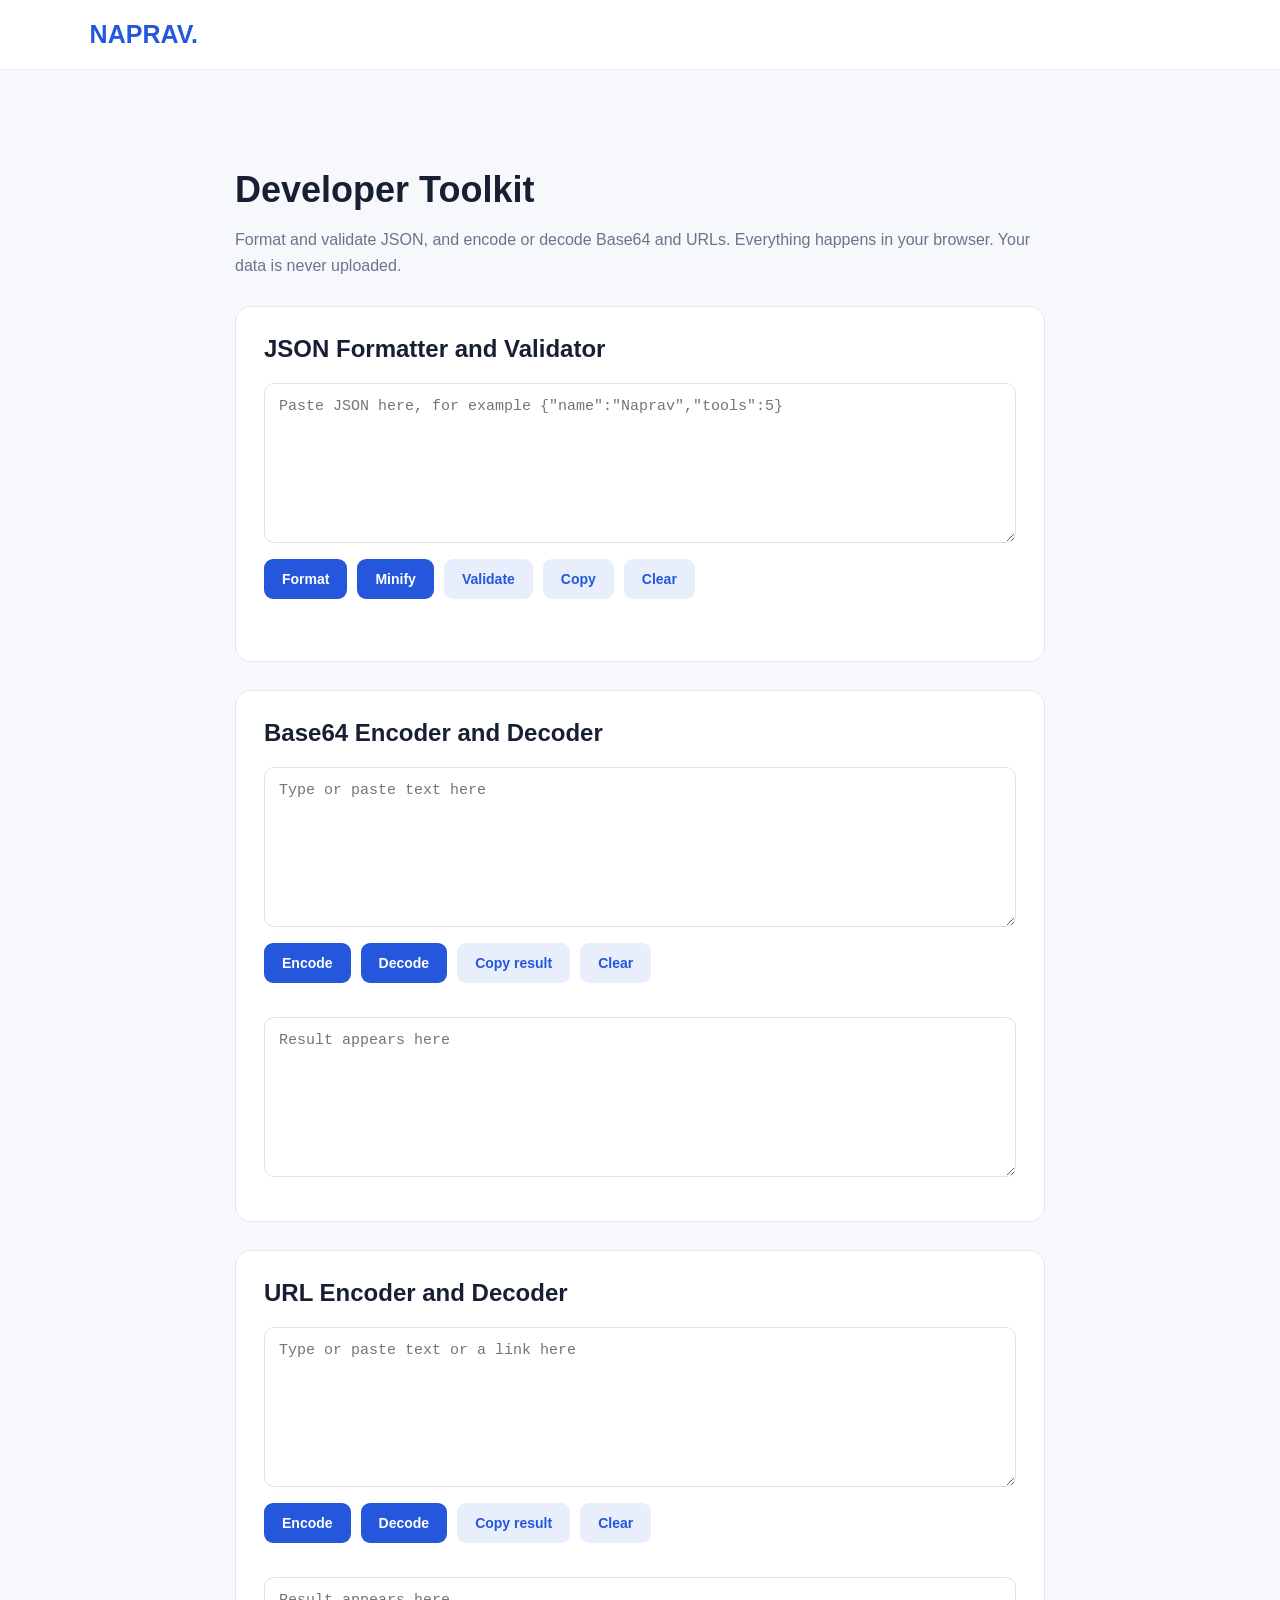
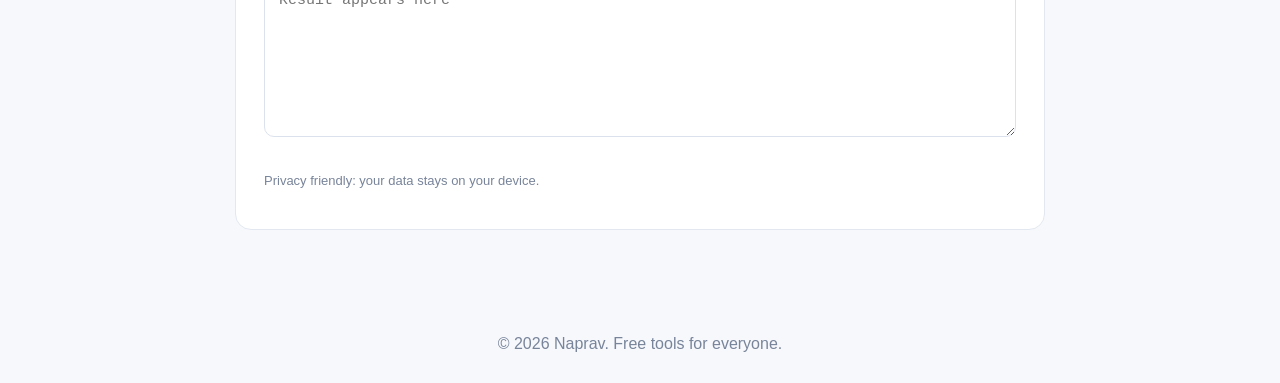
<file: public/tools/developer-toolkit/index.html>
<!DOCTYPE html>
<html lang="en">
<head>
<meta charset="UTF-8">
<meta name="viewport" content="width=device-width, initial-scale=1.0">
<meta name="description" content="Free JSON formatter and validator, Base64 encoder and decoder, and URL encoder and decoder. Fast and private, all in your browser.">
<title>Free Developer Toolkit - Naprav</title>
<style>
* { box-sizing: border-box; }
body {
  margin: 0;
  font-family: Arial, sans-serif;
  background: #f6f8fc;
  color: #172033;
}
header {
  background: white;
  padding: 20px 7%;
  border-bottom: 1px solid #e7eaf0;
}
.logo {
  color: #2457db;
  font-size: 25px;
  font-weight: 800;
  text-decoration: none;
}
main {
  max-width: 850px;
  margin: 55px auto;
  padding: 20px;
}
h1 { font-size: 36px; margin-bottom: 10px; }
h2 { margin-top: 0; }
.subtitle { color: #69758b; line-height: 1.6; }
.panel {
  background: white;
  border: 1px solid #e3e8f0;
  border-radius: 16px;
  padding: 28px;
  margin-top: 28px;
}
textarea {
  width: 100%;
  min-height: 160px;
  padding: 14px;
  font-size: 15px;
  font-family: Consolas, Monaco, monospace;
  border: 1px solid #dce2ed;
  border-radius: 10px;
  resize: vertical;
  margin-bottom: 12px;
}
.buttons {
  display: flex;
  flex-wrap: wrap;
  gap: 10px;
}
button {
  border: 0;
  background: #2457db;
  color: white;
  padding: 12px 18px;
  border-radius: 9px;
  font-size: 14px;
  font-weight: bold;
  cursor: pointer;
}
button.secondary { background: #e8eefc; color: #2457db; }
.msg { margin-top: 14px; line-height: 1.6; color: #14804a; min-height: 20px; }
.msg.error { color: #b42318; }
.note {
  color: #78849a;
  font-size: 13px;
  margin-top: 20px;
}
footer {
  text-align: center;
  padding: 30px;
  color: #78849a;
}
@media(max-width:600px) {
  h1 { font-size: 29px; }
  .panel { padding: 18px; }
}
</style>
</head>
<body>
<header>
  <a class="logo" href="/">NAPRAV.</a>
</header>

<main>
  <h1>Developer Toolkit</h1>
  <p class="subtitle">
    Format and validate JSON, and encode or decode Base64 and URLs.
    Everything happens in your browser. Your data is never uploaded.
  </p>

  <section class="panel">
    <h2>JSON Formatter and Validator</h2>
    <textarea id="jsonIn" placeholder='Paste JSON here, for example {"name":"Naprav","tools":5}'></textarea>
    <div class="buttons">
      <button id="jsonFormat">Format</button>
      <button id="jsonMinify">Minify</button>
      <button id="jsonValidate" class="secondary">Validate</button>
      <button id="jsonCopy" class="secondary">Copy</button>
      <button id="jsonClear" class="secondary">Clear</button>
    </div>
    <div class="msg" id="jsonMsg" aria-live="polite"></div>
  </section>

  <section class="panel">
    <h2>Base64 Encoder and Decoder</h2>
    <textarea id="b64In" placeholder="Type or paste text here"></textarea>
    <div class="buttons">
      <button id="b64Encode">Encode</button>
      <button id="b64Decode">Decode</button>
      <button id="b64Copy" class="secondary">Copy result</button>
      <button id="b64Clear" class="secondary">Clear</button>
    </div>
    <div class="msg" id="b64Msg" aria-live="polite"></div>
    <textarea id="b64Out" placeholder="Result appears here" readonly></textarea>
  </section>

  <section class="panel">
    <h2>URL Encoder and Decoder</h2>
    <textarea id="urlIn" placeholder="Type or paste text or a link here"></textarea>
    <div class="buttons">
      <button id="urlEncode">Encode</button>
      <button id="urlDecode">Decode</button>
      <button id="urlCopy" class="secondary">Copy result</button>
      <button id="urlClear" class="secondary">Clear</button>
    </div>
    <div class="msg" id="urlMsg" aria-live="polite"></div>
    <textarea id="urlOut" placeholder="Result appears here" readonly></textarea>
    <p class="note">Privacy friendly: your data stays on your device.</p>
  </section>
</main>

<footer>© 2026 Naprav. Free tools for everyone.</footer>
<script>
function copyText(value, msgEl) {
  if (!value) {
    msgEl.className = "msg error";
    msgEl.textContent = "Nothing to copy yet.";
    return;
  }
  navigator.clipboard.writeText(value).then(() => {
    msgEl.className = "msg";
    msgEl.textContent = "Copied!";
  }).catch(() => {
    msgEl.className = "msg error";
    msgEl.textContent = "Could not copy. Please select the text and copy it manually.";
  });
}

/* ---------- JSON ---------- */
const jsonIn = document.getElementById("jsonIn");
const jsonMsg = document.getElementById("jsonMsg");

function parseJSON() {
  const text = jsonIn.value.trim();
  if (!text) {
    jsonMsg.className = "msg error";
    jsonMsg.textContent = "Please paste some JSON first.";
    return null;
  }
  try {
    return JSON.parse(text);
  } catch (e) {
    jsonMsg.className = "msg error";
    jsonMsg.textContent = "Invalid JSON: " + e.message;
    return null;
  }
}

document.getElementById("jsonFormat").onclick = () => {
  const data = parseJSON();
  if (data === null && jsonIn.value.trim() !== "null") return;
  jsonIn.value = JSON.stringify(data, null, 2);
  jsonMsg.className = "msg";
  jsonMsg.textContent = "Valid JSON. Formatted.";
};

document.getElementById("jsonMinify").onclick = () => {
  const data = parseJSON();
  if (data === null && jsonIn.value.trim() !== "null") return;
  jsonIn.value = JSON.stringify(data);
  jsonMsg.className = "msg";
  jsonMsg.textContent = "Valid JSON. Minified.";
};

document.getElementById("jsonValidate").onclick = () => {
  const data = parseJSON();
  if (data === null && jsonIn.value.trim() !== "null") return;
  jsonMsg.className = "msg";
  jsonMsg.textContent = "Valid JSON.";
};

document.getElementById("jsonCopy").onclick = () => copyText(jsonIn.value, jsonMsg);

document.getElementById("jsonClear").onclick = () => {
  jsonIn.value = "";
  jsonMsg.textContent = "";
  jsonIn.focus();
};

/* ---------- BASE64 ---------- */
const b64In = document.getElementById("b64In");
const b64Out = document.getElementById("b64Out");
const b64Msg = document.getElementById("b64Msg");

document.getElementById("b64Encode").onclick = () => {
  if (!b64In.value) {
    b64Msg.className = "msg error";
    b64Msg.textContent = "Please enter some text first.";
    return;
  }
  try {
    const bytes = new TextEncoder().encode(b64In.value);
    let binary = "";
    bytes.forEach(b => binary += String.fromCharCode(b));
    b64Out.value = btoa(binary);
    b64Msg.className = "msg";
    b64Msg.textContent = "Encoded.";
  } catch (e) {
    b64Msg.className = "msg error";
    b64Msg.textContent = "Could not encode this text.";
  }
};

document.getElementById("b64Decode").onclick = () => {
  const value = b64In.value.trim();
  if (!value) {
    b64Msg.className = "msg error";
    b64Msg.textContent = "Please enter some Base64 text first.";
    return;
  }
  try {
    const binary = atob(value);
    const bytes = Uint8Array.from(binary, c => c.charCodeAt(0));
    b64Out.value = new TextDecoder("utf-8", { fatal: true }).decode(bytes);
    b64Msg.className = "msg";
    b64Msg.textContent = "Decoded.";
  } catch (e) {
    b64Msg.className = "msg error";
    b64Msg.textContent = "That is not valid Base64 text.";
  }
};

document.getElementById("b64Copy").onclick = () => copyText(b64Out.value, b64Msg);

document.getElementById("b64Clear").onclick = () => {
  b64In.value = "";
  b64Out.value = "";
  b64Msg.textContent = "";
  b64In.focus();
};

/* ---------- URL ---------- */
const urlIn = document.getElementById("urlIn");
const urlOut = document.getElementById("urlOut");
const urlMsg = document.getElementById("urlMsg");

document.getElementById("urlEncode").onclick = () => {
  if (!urlIn.value) {
    urlMsg.className = "msg error";
    urlMsg.textContent = "Please enter some text first.";
    return;
  }
  urlOut.value = encodeURIComponent(urlIn.value);
  urlMsg.className = "msg";
  urlMsg.textContent = "Encoded.";
};

document.getElementById("urlDecode").onclick = () => {
  if (!urlIn.value) {
    urlMsg.className = "msg error";
    urlMsg.textContent = "Please enter some text first.";
    return;
  }
  try {
    urlOut.value = decodeURIComponent(urlIn.value.replace(/\+/g, " "));
    urlMsg.className = "msg";
    urlMsg.textContent = "Decoded.";
  } catch (e) {
    urlMsg.className = "msg error";
    urlMsg.textContent = "That text is not valid URL encoding.";
  }
};

document.getElementById("urlCopy").onclick = () => copyText(urlOut.value, urlMsg);

document.getElementById("urlClear").onclick = () => {
  urlIn.value = "";
  urlOut.value = "";
  urlMsg.textContent = "";
  urlIn.focus();
};
</script>
</body>
</html>
</file>
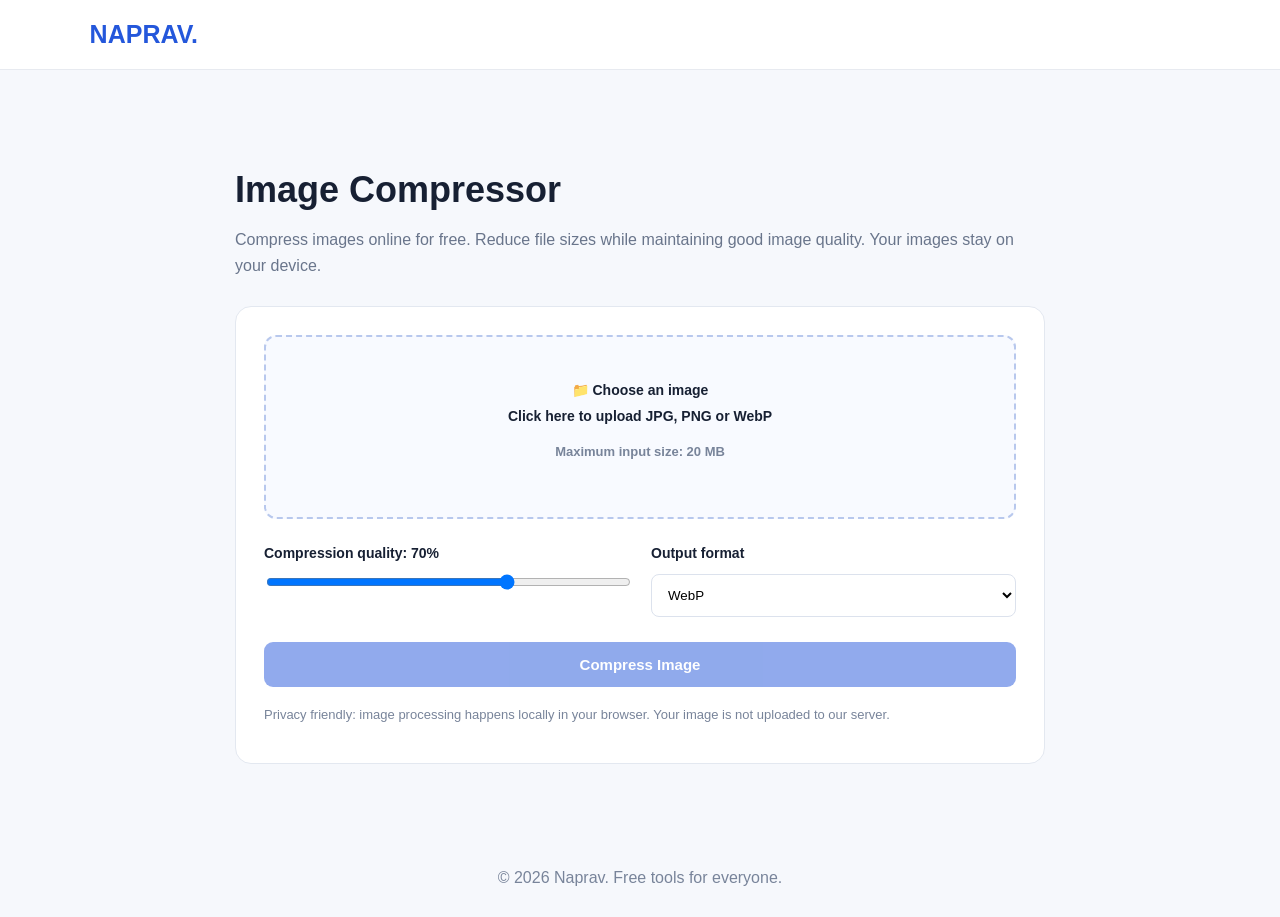
<file: public/tools/image-compressor/index.html>
<!DOCTYPE html>
<html lang="en">
<head>
<meta charset="UTF-8">
<meta name="viewport" content="width=device-width, initial-scale=1.0">
<meta name="description" content="Compress JPG, PNG and WebP images for free with Naprav Image Compressor. Fast, private, and easy to use.">
<title>Free Image Compressor - Naprav</title>
<style>
* { box-sizing: border-box; }
body {
  margin: 0;
  font-family: Arial, sans-serif;
  background: #f6f8fc;
  color: #172033;
}
header {
  background: white;
  padding: 20px 7%;
  border-bottom: 1px solid #e7eaf0;
}
.logo {
  color: #2457db;
  font-size: 25px;
  font-weight: 800;
  text-decoration: none;
}
main {
  max-width: 850px;
  margin: 55px auto;
  padding: 20px;
}
h1 { font-size: 36px; margin-bottom: 10px; }
.subtitle { color: #69758b; line-height: 1.6; }
.panel {
  background: white;
  border: 1px solid #e3e8f0;
  border-radius: 16px;
  padding: 28px;
  margin-top: 28px;
}
.upload {
  display: block;
  text-align: center;
  padding: 45px 15px;
  border: 2px dashed #b8c8ed;
  border-radius: 12px;
  background: #f8faff;
  cursor: pointer;
}
.upload:hover { border-color: #2457db; }
.upload input { display: none; }
.upload strong { display: block; margin-bottom: 10px; }
.controls {
  display: grid;
  grid-template-columns: 1fr 1fr;
  gap: 22px;
  margin-top: 25px;
}
label { font-weight: bold; font-size: 14px; }
select, input[type=range] { width: 100%; margin-top: 12px; }
select {
  padding: 12px;
  border: 1px solid #dce2ed;
  border-radius: 8px;
  background: white;
}
button {
  border: 0;
  background: #2457db;
  color: white;
  padding: 14px 22px;
  border-radius: 9px;
  font-size: 15px;
  font-weight: bold;
  cursor: pointer;
}
button:disabled { opacity: .5; cursor: not-allowed; }
#compress {
  width: 100%;
  margin-top: 25px;
}
#download {
  display: none;
  width: 100%;
  margin-top: 15px;
  text-align: center;
  text-decoration: none;
  background: #14804a;
  color: white;
  padding: 14px;
  border-radius: 9px;
  font-weight: bold;
}
#preview {
  display: none;
  width: 100%;
  max-height: 320px;
  object-fit: contain;
  margin-top: 20px;
  border-radius: 10px;
  background: #f1f3f7;
}
#result {
  margin-top: 20px;
  line-height: 1.8;
  color: #37445b;
}
.note {
  color: #78849a;
  font-size: 13px;
  margin-top: 20px;
}
footer {
  text-align: center;
  padding: 30px;
  color: #78849a;
}
@media(max-width:600px) {
  .controls { grid-template-columns: 1fr; }
  h1 { font-size: 29px; }
  .panel { padding: 18px; }
}
</style>
</head>
<body>
<header>
  <a class="logo" href="/">NAPRAV.</a>
</header>

<main>
  <h1>Image Compressor</h1>
  <p class="subtitle">
    Compress images online for free. Reduce file sizes while
    maintaining good image quality. Your images stay on your device.
  </p>

  <section class="panel">
    <label class="upload" for="imageInput">
      <strong>📁 Choose an image</strong>
      Click here to upload JPG, PNG or WebP
      <p class="note">Maximum input size: 20 MB</p>
      <input type="file" id="imageInput"
        accept="image/jpeg,image/png,image/webp">
    </label>

    <img id="preview" alt="Image preview">

    <div class="controls">
      <div>
        <label for="quality">Compression quality:
          <span id="qualityValue">70%</span>
        </label>
        <input type="range" id="quality"
          min="10" max="100" value="70">
      </div>

      <div>
        <label for="format">Output format</label>
        <select id="format">
          <option value="image/webp">WebP</option>
          <option value="image/jpeg">JPG</option>
          <option value="image/png">PNG</option>
        </select>
      </div>
    </div>

    <button id="compress" disabled>Compress Image</button>
    <div id="result" aria-live="polite"></div>
    <a id="download" download="naprav-compressed.webp">
      Download Compressed Image
    </a>

    <p class="note">
      Privacy friendly: image processing happens locally in your browser.
      Your image is not uploaded to our server.
    </p>
  </section>
</main>

<footer>© 2026 Naprav. Free tools for everyone.</footer>

<script>
const input = document.getElementById("imageInput");
const preview = document.getElementById("preview");
const quality = document.getElementById("quality");
const qualityValue = document.getElementById("qualityValue");
const format = document.getElementById("format");
const compress = document.getElementById("compress");
const result = document.getElementById("result");
const download = document.getElementById("download");

let selectedFile = null;
let originalURL = null;
let compressedURL = null;

quality.addEventListener("input", () => {
  qualityValue.textContent = quality.value + "%";
});

input.addEventListener("change", () => {
  selectedFile = input.files[0];
  result.textContent = "";
  download.style.display = "none";
  compress.disabled = true;

  if (compressedURL) URL.revokeObjectURL(compressedURL);
  compressedURL = null;

  if (!selectedFile) return;

  const allowed = ["image/jpeg", "image/png", "image/webp"];

  if (!allowed.includes(selectedFile.type)) {
    result.textContent = "Please select a JPG, PNG or WebP image.";
    return;
  }

  if (selectedFile.size > 20 * 1024 * 1024) {
    result.textContent = "Image is too large. Maximum size is 20 MB.";
    return;
  }

  if (originalURL) URL.revokeObjectURL(originalURL);
  originalURL = URL.createObjectURL(selectedFile);

  preview.src = originalURL;
  preview.style.display = "block";
  compress.disabled = false;

  result.textContent =
    "Original size: " + (selectedFile.size / 1024).toFixed(1) + " KB";
});

compress.addEventListener("click", async () => {
  if (!selectedFile) return;

  compress.disabled = true;
  compress.textContent = "Compressing...";
  download.style.display = "none";
  result.textContent = "Processing your image...";

  try {
    const image = new Image();
    image.src = originalURL;

    await image.decode();

    const canvas = document.createElement("canvas");
    canvas.width = image.naturalWidth;
    canvas.height = image.naturalHeight;

    const context = canvas.getContext("2d");
    context.drawImage(image, 0, 0);

    const selectedFormat = format.value;
    const mime = selectedFormat === "image/png"
      ? "image/png" : selectedFormat;

    const blob = await new Promise((resolve, reject) => {
      canvas.toBlob(
        data => data ? resolve(data) : reject(
          new Error("Image conversion failed.")
        ),
        mime,
        Number(quality.value) / 100
      );
    });

    if (compressedURL) URL.revokeObjectURL(compressedURL);
    compressedURL = URL.createObjectURL(blob);

    const originalKB = selectedFile.size / 1024;
    const compressedKB = blob.size / 1024;
    const saved = (1 - blob.size / selectedFile.size) * 100;

    result.innerHTML =
      "<strong>Compression complete!</strong><br>" +
      "Original: " + originalKB.toFixed(1) + " KB<br>" +
      "Compressed: " + compressedKB.toFixed(1) + " KB<br>" +
      (saved > 0
        ? "Space saved: " + saved.toFixed(1) + "%"
        : "The converted image is larger than the original.");

    const extension = mime === "image/jpeg" ? "jpg" :
      mime === "image/png" ? "png" : "webp";

    download.href = compressedURL;
    download.download = "naprav-compressed." + extension;
    download.style.display = "block";

  } catch (error) {
    result.textContent = "Something went wrong: " + error.message;
  } finally {
    compress.disabled = false;
    compress.textContent = "Compress Image";
  }
});
</script>
</body>
</html>
</file>
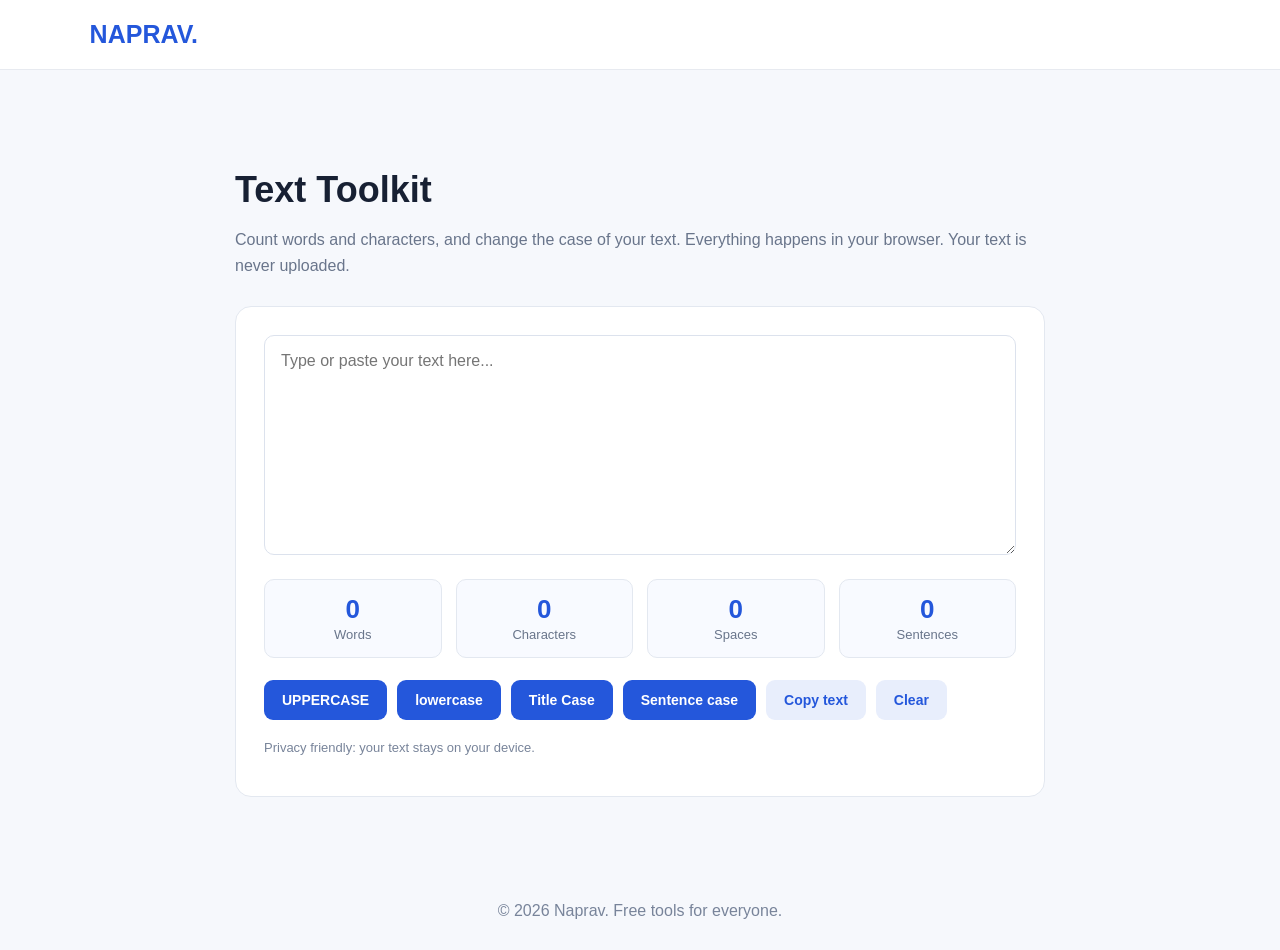
<file: public/tools/text-toolkit/index.html>
<!DOCTYPE html>
<html lang="en">
<head>
<meta charset="UTF-8">
<meta name="viewport" content="width=device-width, initial-scale=1.0">
<meta name="description" content="Free word counter, character counter and case converter. Fast, private and easy to use.">
<title>Free Text Toolkit - Naprav</title>
<style>
* { box-sizing: border-box; }
body {
  margin: 0;
  font-family: Arial, sans-serif;
  background: #f6f8fc;
  color: #172033;
}
header {
  background: white;
  padding: 20px 7%;
  border-bottom: 1px solid #e7eaf0;
}
.logo {
  color: #2457db;
  font-size: 25px;
  font-weight: 800;
  text-decoration: none;
}
main {
  max-width: 850px;
  margin: 55px auto;
  padding: 20px;
}
h1 { font-size: 36px; margin-bottom: 10px; }
.subtitle { color: #69758b; line-height: 1.6; }
.panel {
  background: white;
  border: 1px solid #e3e8f0;
  border-radius: 16px;
  padding: 28px;
  margin-top: 28px;
}
textarea {
  width: 100%;
  min-height: 220px;
  padding: 16px;
  font-size: 16px;
  font-family: Arial, sans-serif;
  border: 1px solid #dce2ed;
  border-radius: 10px;
  resize: vertical;
}
.stats {
  display: grid;
  grid-template-columns: repeat(4, 1fr);
  gap: 14px;
  margin-top: 20px;
}
.stat {
  background: #f8faff;
  border: 1px solid #e3e8f0;
  border-radius: 10px;
  padding: 14px;
  text-align: center;
}
.stat strong {
  display: block;
  font-size: 26px;
  color: #2457db;
}
.stat span { font-size: 13px; color: #69758b; }
.buttons {
  display: flex;
  flex-wrap: wrap;
  gap: 10px;
  margin-top: 22px;
}
button {
  border: 0;
  background: #2457db;
  color: white;
  padding: 12px 18px;
  border-radius: 9px;
  font-size: 14px;
  font-weight: bold;
  cursor: pointer;
}
button.secondary { background: #e8eefc; color: #2457db; }
.note {
  color: #78849a;
  font-size: 13px;
  margin-top: 20px;
}
footer {
  text-align: center;
  padding: 30px;
  color: #78849a;
}
@media(max-width:600px) {
  .stats { grid-template-columns: 1fr 1fr; }
  h1 { font-size: 29px; }
  .panel { padding: 18px; }
}
</style>
</head>
<body>
<header>
  <a class="logo" href="/">NAPRAV.</a>
</header>

<main>
  <h1>Text Toolkit</h1>
  <p class="subtitle">
    Count words and characters, and change the case of your text.
    Everything happens in your browser. Your text is never uploaded.
  </p>

  <section class="panel">
    <textarea id="text" placeholder="Type or paste your text here..."></textarea>

    <div class="stats">
      <div class="stat"><strong id="words">0</strong><span>Words</span></div>
      <div class="stat"><strong id="chars">0</strong><span>Characters</span></div>
      <div class="stat"><strong id="spaces">0</strong><span>Spaces</span></div>
      <div class="stat"><strong id="sentences">0</strong><span>Sentences</span></div>
    </div>

    <div class="buttons">
      <button id="upper">UPPERCASE</button>
      <button id="lower">lowercase</button>
      <button id="title">Title Case</button>
      <button id="sentence">Sentence case</button>
      <button id="copy" class="secondary">Copy text</button>
      <button id="clear" class="secondary">Clear</button>
    </div>

    <p class="note">Privacy friendly: your text stays on your device.</p>
  </section>
</main>

<footer>© 2026 Naprav. Free tools for everyone.</footer>

<script>
const text = document.getElementById("text");

function update() {
  const value = text.value;
  const trimmed = value.trim();
  document.getElementById("words").textContent =
    trimmed ? trimmed.split(/\s+/).length : 0;
  document.getElementById("chars").textContent = value.length;
  document.getElementById("spaces").textContent =
    (value.match(/ /g) || []).length;
  document.getElementById("sentences").textContent =
    trimmed ? (trimmed.match(/[^.!?]+[.!?]*/g) || []).filter(s => s.trim()).length : 0;
}

text.addEventListener("input", update);

document.getElementById("upper").onclick = () => {
  text.value = text.value.toUpperCase();
  update();
};

document.getElementById("lower").onclick = () => {
  text.value = text.value.toLowerCase();
  update();
};

document.getElementById("title").onclick = () => {
  text.value = text.value.toLowerCase()
    .replace(/(^|\s)(\S)/g, (m, a, b) => a + b.toUpperCase());
  update();
};

document.getElementById("sentence").onclick = () => {
  text.value = text.value.toLowerCase()
    .replace(/(^\s*|[.!?]\s+)(\S)/g, (m, a, b) => a + b.toUpperCase());
  update();
};

document.getElementById("copy").onclick = async () => {
  try {
    await navigator.clipboard.writeText(text.value);
    const btn = document.getElementById("copy");
    btn.textContent = "Copied!";
    setTimeout(() => btn.textContent = "Copy text", 1500);
  } catch (e) {
    text.select();
    document.execCommand("copy");
  }
};

document.getElementById("clear").onclick = () => {
  text.value = "";
  update();
  text.focus();
};
</script>
</body>
</html>
</file>
